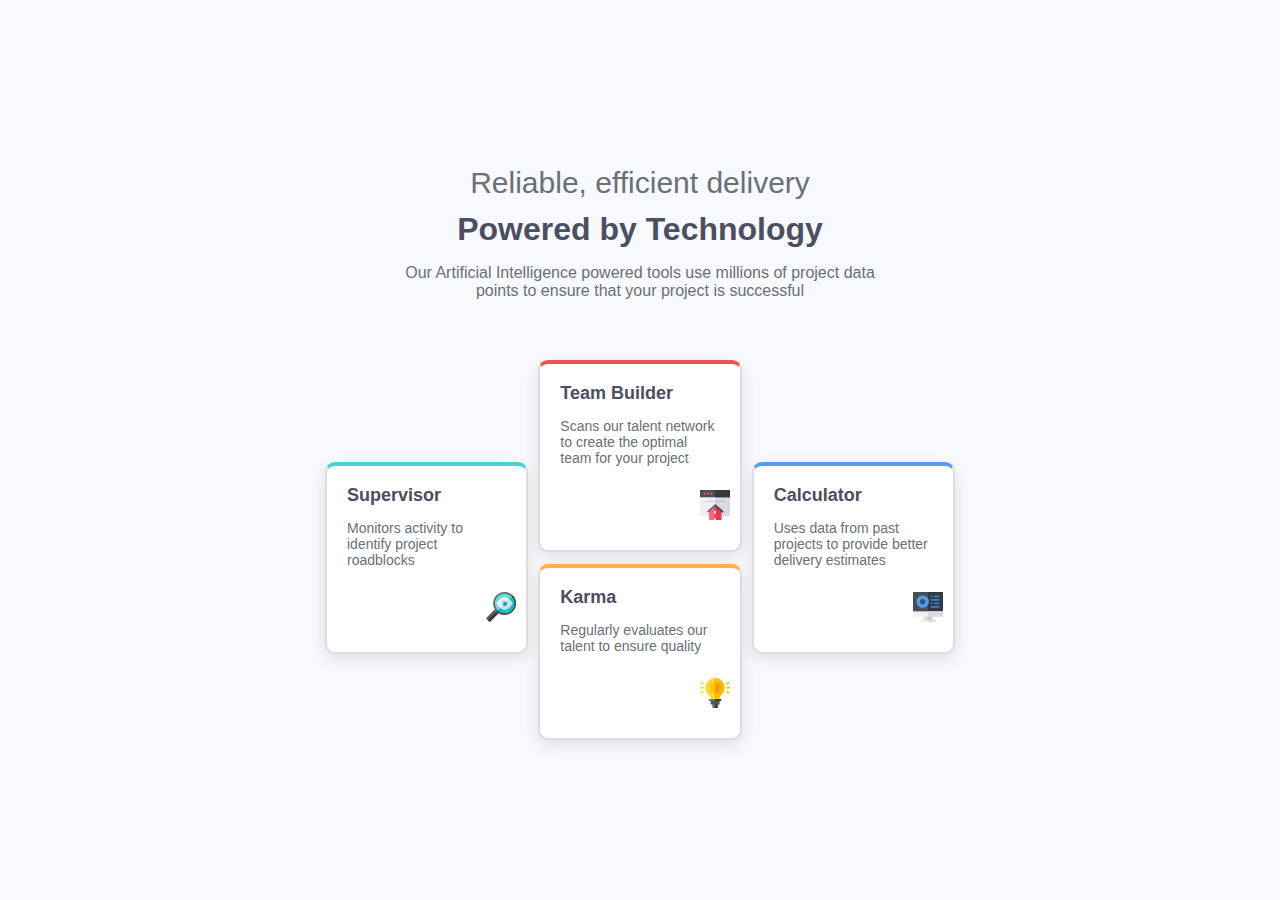
<file: index.html>
<!DOCTYPE html>
<html lang="en">
  <head>
    <meta charset="UTF-8" />
    <meta name="viewport" content="width=device-width, initial-scale=1.0" />
    <!-- displays site properly based on user's device -->

    <link
      rel="icon"
      type="image/png"
      sizes="32x32"
      href="./images/favicon-32x32.png"
    />

    <title>Frontend Mentor | Four card feature section</title>
    <link rel="stylesheet" href="index.css" />

    <!-- Feel free to remove these styles or customise in your own stylesheet 👍 -->
    <!--<style>
      .attribution {
        font-size: 11px;
        text-align: center;
      }
      .attribution a {
        color: hsl(228, 45%, 44%);
      }
    </style> -->
  </head>
  <body>
    <main class="container">
      <h1 class="word1">Reliable, efficient delivery</h1>
      <h1 class="word2">Powered by Technology</h1>

      <p class="word3">
        Our Artificial Intelligence powered tools use millions of project data
        <br />
        points to ensure that your project is successful
      </p>

      <div class="grid-container">
        <div class="card supervisor">
          <h3>Supervisor</h3>
          <p>Monitors activity to identify project roadblocks</p>
          <img src="images/icon-supervisor.svg" alt="Supervisor icon" />
        </div>

        <div class="card team-builder">
          <h3>Team Builder</h3>
          <p>
            Scans our talent network to create the optimal team for your project
          </p>
          <img src="images/icon-team-builder.svg" alt="team-builder icon" />
        </div>

        <div class="card karma">
          <h3>Karma</h3>
          <p>Regularly evaluates our talent to ensure quality</p>
          <img src="images/icon-karma.svg" alt="karma icon" />
        </div>

        <div class="card Calculator">
          <h3>Calculator</h3>
          <p>
            Uses data from past projects to provide better delivery estimates
          </p>
          <img src="images/icon-calculator.svg" alt="Calculator icon" />
        </div>
      </div>
    </main>

    <!--<footer>
      <p class="attribution">
        Challenge by
        <a href="https://www.frontendmentor.io?ref=challenge" target="_blank"
          >Frontend Mentor</a
        >. Coded by <a href="#">Celestinah Eweje</a>.
      </p>
    </footer> -->
  </body>
</html>
</file>
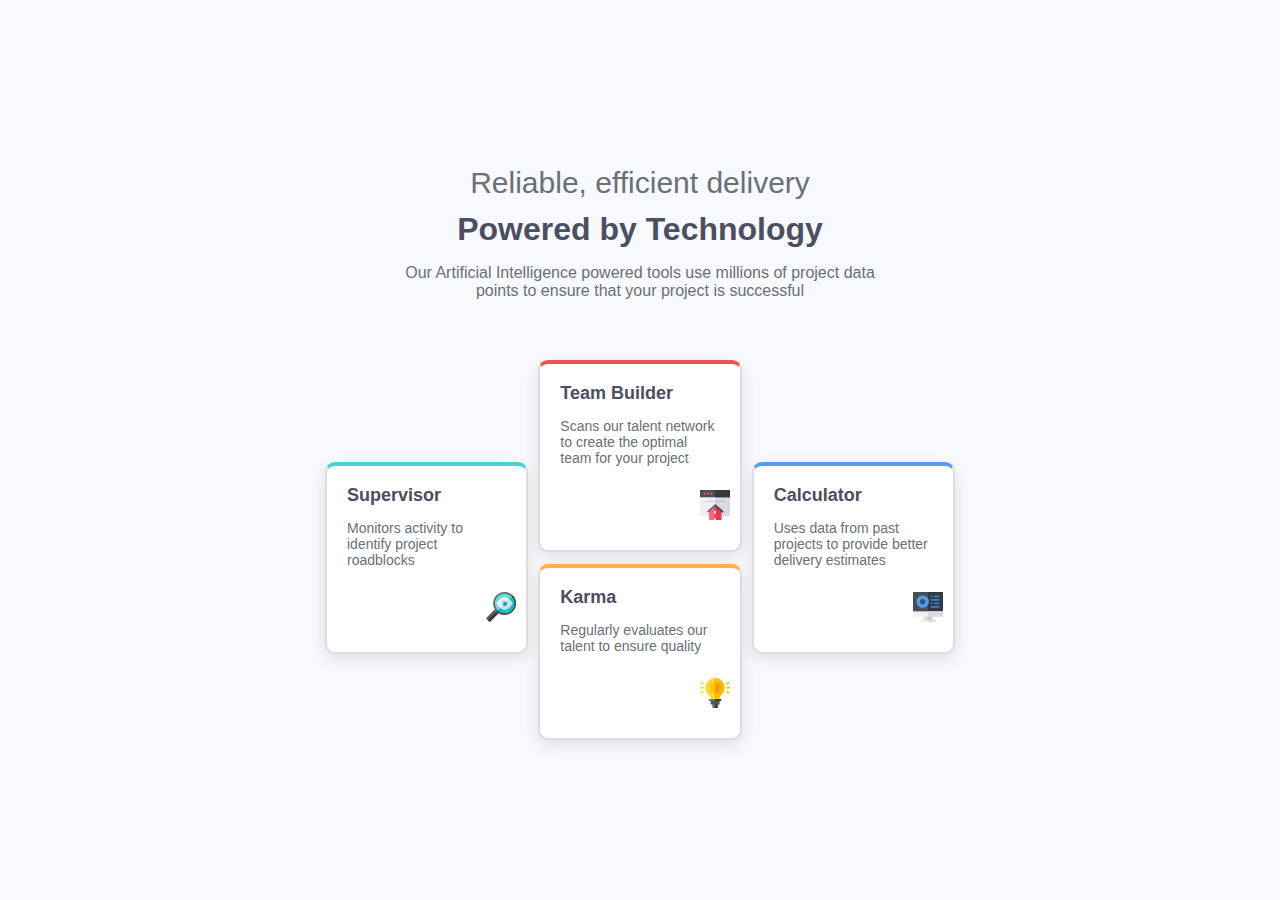
<file: four-card-feature-section-master/index.html>
<!DOCTYPE html>
<html lang="en">
  <head>
    <meta charset="UTF-8" />
    <meta name="viewport" content="width=device-width, initial-scale=1.0" />
    <!-- displays site properly based on user's device -->

    <link
      rel="icon"
      type="image/png"
      sizes="32x32"
      href="./images/favicon-32x32.png"
    />

    <title>Frontend Mentor | Four card feature section</title>
    <link rel="stylesheet" href="style.css" />

    <!-- Feel free to remove these styles or customise in your own stylesheet 👍 -->
    <!--<style>
      .attribution {
        font-size: 11px;
        text-align: center;
      }
      .attribution a {
        color: hsl(228, 45%, 44%);
      }
    </style> -->
  </head>
  <body>
    <main class="container">
      <h1 class="word1">Reliable, efficient delivery</h1>
      <h1 class="word2">Powered by Technology</h1>

      <p class="word3">
        Our Artificial Intelligence powered tools use millions of project data
        <br />
        points to ensure that your project is successful
      </p>

      <div class="grid-container">
        <div class="card supervisor">
          <h3>Supervisor</h3>
          <p>Monitors activity to identify project roadblocks</p>
          <img src="images/icon-supervisor.svg" alt="Supervisor icon" />
        </div>

        <div class="card team-builder">
          <h3>Team Builder</h3>
          <p>
            Scans our talent network to create the optimal team for your project
          </p>
          <img src="images/icon-team-builder.svg" alt="team-builder icon" />
        </div>

        <div class="card karma">
          <h3>Karma</h3>
          <p>Regularly evaluates our talent to ensure quality</p>
          <img src="images/icon-karma.svg" alt="karma icon" />
        </div>

        <div class="card Calculator">
          <h3>Calculator</h3>
          <p>
            Uses data from past projects to provide better delivery estimates
          </p>
          <img src="images/icon-calculator.svg" alt="Calculator icon" />
        </div>
      </div>
    </main>

    <!--<footer>
      <p class="attribution">
        Challenge by
        <a href="https://www.frontendmentor.io?ref=challenge" target="_blank"
          >Frontend Mentor</a
        >. Coded by <a href="#">Celestinah Eweje</a>.
      </p>
    </footer> -->
  </body>
</html>
</file>
<file: index.css>
@import url("https://fonts.google.com/specimen/Poppins");

/* General Page Styling */
body {
  font-family: "Poppins", sans-serif;
  background-color: #f8f9fd;
  display: flex;
  flex-direction: column;
  justify-content: center;
  align-items: center;
  text-align: center;
  min-height: 100vh;
  margin: 0;
}

.container {
  display: flex;
  flex-direction: column;
  align-items: center;
  justify-content: center;
  text-align: center;
}

.word1 {
  font-weight: lighter;
  font-size: 30px;
  color: hsl(212, 6%, 44%);
  text-align: center;
  line-height: 1.5;
  margin-bottom: -15px;
}

.word2 {
  color: hsl(234, 12%, 34%);
  text-align: center;
  margin-bottom: 0;
}

.word3 {
  font-weight: lighter;
  color: hsl(212, 6%, 44%);
  text-align: center;
  padding-bottom: 50px;
  margin-bottom: -10px;
}

p {
  color: hsl(234, 12%, 34%);
}

/* Container for cards */
.grid-container {
  display: grid;
  grid-template-columns: repeat(3, 1fr);
  grid-template-rows: auto;
  gap: 10px;
  width: 70%;
  max-width: 900px;
  text-align: center;
  justify-content: center;
  margin: 20px 0;
}

/*Box Styling */
.card {
  position: relative;
  background: hsl(0, 0%, 100%);
  padding: 20px;
  border-radius: 10px;
  box-shadow: 0 5px 15px rgba(0, 0, 0, 0.1);
  transition: transform 0.3s ease-in-out;
  border: 2px solid #ddd;
  padding-bottom: 70px;
}
.card:hover {
  transform: translateY(-20px);
}
/* Card headings */
.card h3 {
  font-size: 18px;
  color: hsl(234, 12%, 34%);
  margin-bottom: 5px;
  margin-top: -1px;
  text-align: left;
}

/* card description */
.card p {
  font-size: 14px;
  color: hsl(212, 6%, 44%);
  text-align: left;
}

/* Individual Card Border */
.supervisor {
  border-top: 4px solid hsl(180, 62%, 55%);
  grid-column: 1 / 2;
  grid-row: 2 / 3;
}

.team-builder {
  border-top: 4px solid hsl(0, 78%, 62%);
  grid-column: 2 / 3;
  grid-row: 1 / 2;
  margin-bottom: -100px;
}

.karma {
  border-top: 4px solid hsl(34, 97%, 64%);
  grid-column: 2 / 3;
  grid-row: 3 / 4;
  margin-top: -100px;
}

.Calculator {
  border-top: 4px solid hsl(212, 86%, 64%);
  grid-column: 3 / 4;
  grid-row: 2 / 3;
}

img {
  margin: 0 auto 15px auto;
  width: 30px;
  position: absolute;
  bottom: 15px;
  right: 10px;
}

/* Responsive design */
@media (max-width: 480px) {
  .container {
    width: 90%;
    margin: 0 auto;
    text-align: center;
  }

  .word1 {
    font-size: 22px;
    padding-top: 25px;
  }

  .word2 {
    font-size: 23px;
  }

  .word3 {
    font-size: 17px;
    text-align: center;
    padding-right: 10px;
    margin-bottom: -15px;
  }
  .grid-container {
    display: flex;
    flex-direction: column;
    align-items: center;
    gap: 15px;
  }

  .card {
    width: 90%;
    padding: 30px;
  }

  .card p {
    text-align: left;
  }
  .karma {
    margin-top: 100px;
  }

  img {
    bottom: 3px;
  }
}
</file>
<file: four-card-feature-section-master/style.css>
@import url("https://fonts.google.com/specimen/Poppins");

/* General Page Styling */
body {
  font-family: "Poppins", sans-serif;
  background-color: #f8f9fd;
  display: flex;
  flex-direction: column;
  justify-content: center;
  align-items: center;
  text-align: center;
  min-height: 100vh;
  margin: 0;
}

.container {
  display: flex;
  flex-direction: column;
  align-items: center;
  justify-content: center;
  text-align: center;
}

.word1 {
  font-weight: lighter;
  font-size: 30px;
  color: hsl(212, 6%, 44%);
  text-align: center;
  line-height: 1.5;
  margin-bottom: -15px;
}

.word2 {
  color: hsl(234, 12%, 34%);
  text-align: center;
  margin-bottom: 0;
}

.word3 {
  font-weight: lighter;
  color: hsl(212, 6%, 44%);
  text-align: center;
  padding-bottom: 50px;
  margin-bottom: -10px;
}

p {
  color: hsl(234, 12%, 34%);
}

/* Container for cards */
.grid-container {
  display: grid;
  grid-template-columns: repeat(3, 1fr);
  grid-template-rows: auto;
  gap: 10px;
  width: 70%;
  max-width: 900px;
  text-align: center;
  justify-content: center;
  margin: 20px 0;
}

/*Box Styling */
.card {
  position: relative;
  background: hsl(0, 0%, 100%);
  padding: 20px;
  border-radius: 10px;
  box-shadow: 0 5px 15px rgba(0, 0, 0, 0.1);
  transition: transform 0.3s ease-in-out;
  border: 2px solid #ddd;
  padding-bottom: 70px;
}
.card:hover {
  transform: translateY(-20px);
}
/* Card headings */
.card h3 {
  font-size: 18px;
  color: hsl(234, 12%, 34%);
  margin-bottom: 5px;
  margin-top: -1px;
  text-align: left;
}

/* card description */
.card p {
  font-size: 14px;
  color: hsl(212, 6%, 44%);
  text-align: left;
}

/* Individual Card Border */
.supervisor {
  border-top: 4px solid hsl(180, 62%, 55%);
  grid-column: 1 / 2;
  grid-row: 2 / 3;
}

.team-builder {
  border-top: 4px solid hsl(0, 78%, 62%);
  grid-column: 2 / 3;
  grid-row: 1 / 2;
  margin-bottom: -100px;
}

.karma {
  border-top: 4px solid hsl(34, 97%, 64%);
  grid-column: 2 / 3;
  grid-row: 3 / 4;
  margin-top: -100px;
}

.Calculator {
  border-top: 4px solid hsl(212, 86%, 64%);
  grid-column: 3 / 4;
  grid-row: 2 / 3;
}

img {
  margin: 0 auto 15px auto;
  width: 30px;
  position: absolute;
  bottom: 15px;
  right: 10px;
}

/* Responsive design */
@media (max-width: 480px) {
  .container {
    width: 90%;
    margin: 0 auto;
    text-align: center;
  }

  .word1 {
    font-size: 22px;
    padding-top: 25px;
  }

  .word2 {
    font-size: 23px;
  }

  .word3 {
    font-size: 17px;
    text-align: center;
    padding-right: 10px;
    margin-bottom: -15px;
  }
  .grid-container {
    display: flex;
    flex-direction: column;
    align-items: center;
    gap: 15px;
  }

  .card {
    width: 90%;
    padding: 30px;
  }

  .card p {
    text-align: left;
  }
  .karma {
    margin-top: 100px;
  }

  img {
    bottom: 3px;
  }
}
</file>
